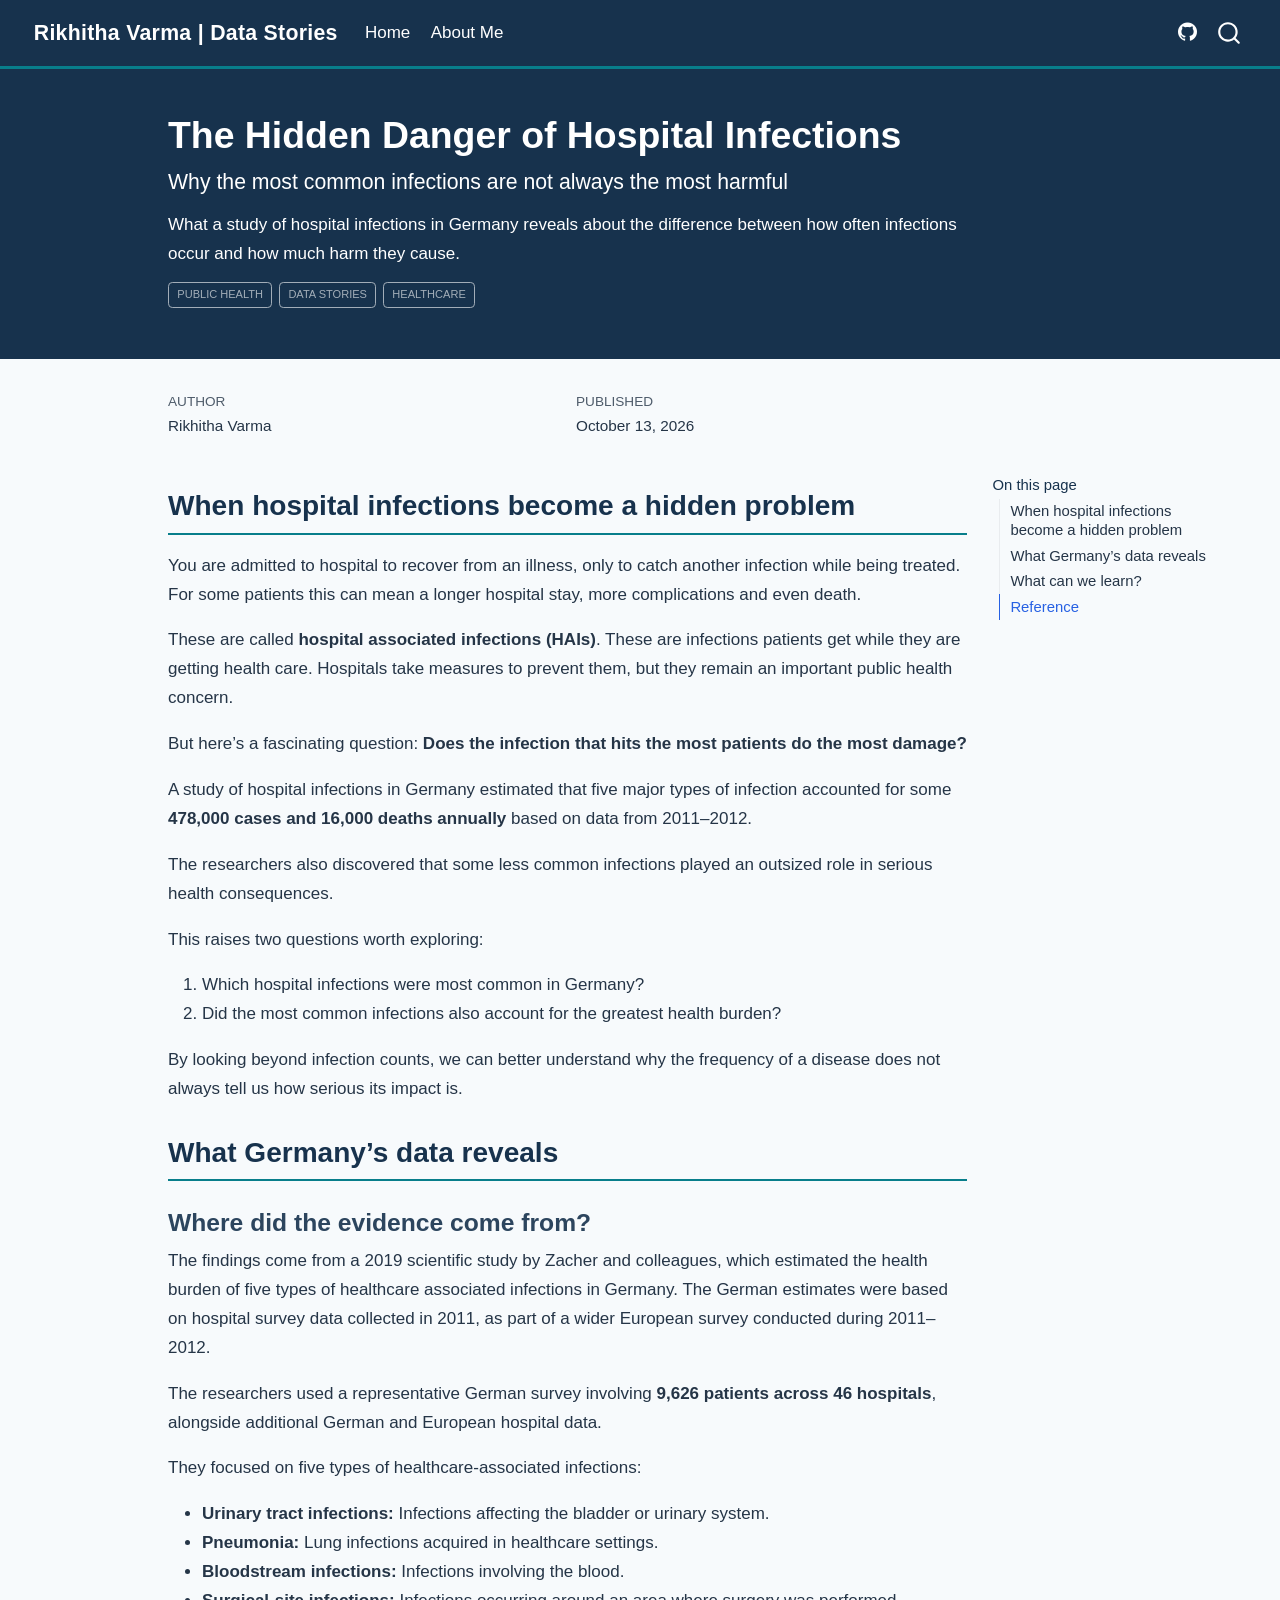
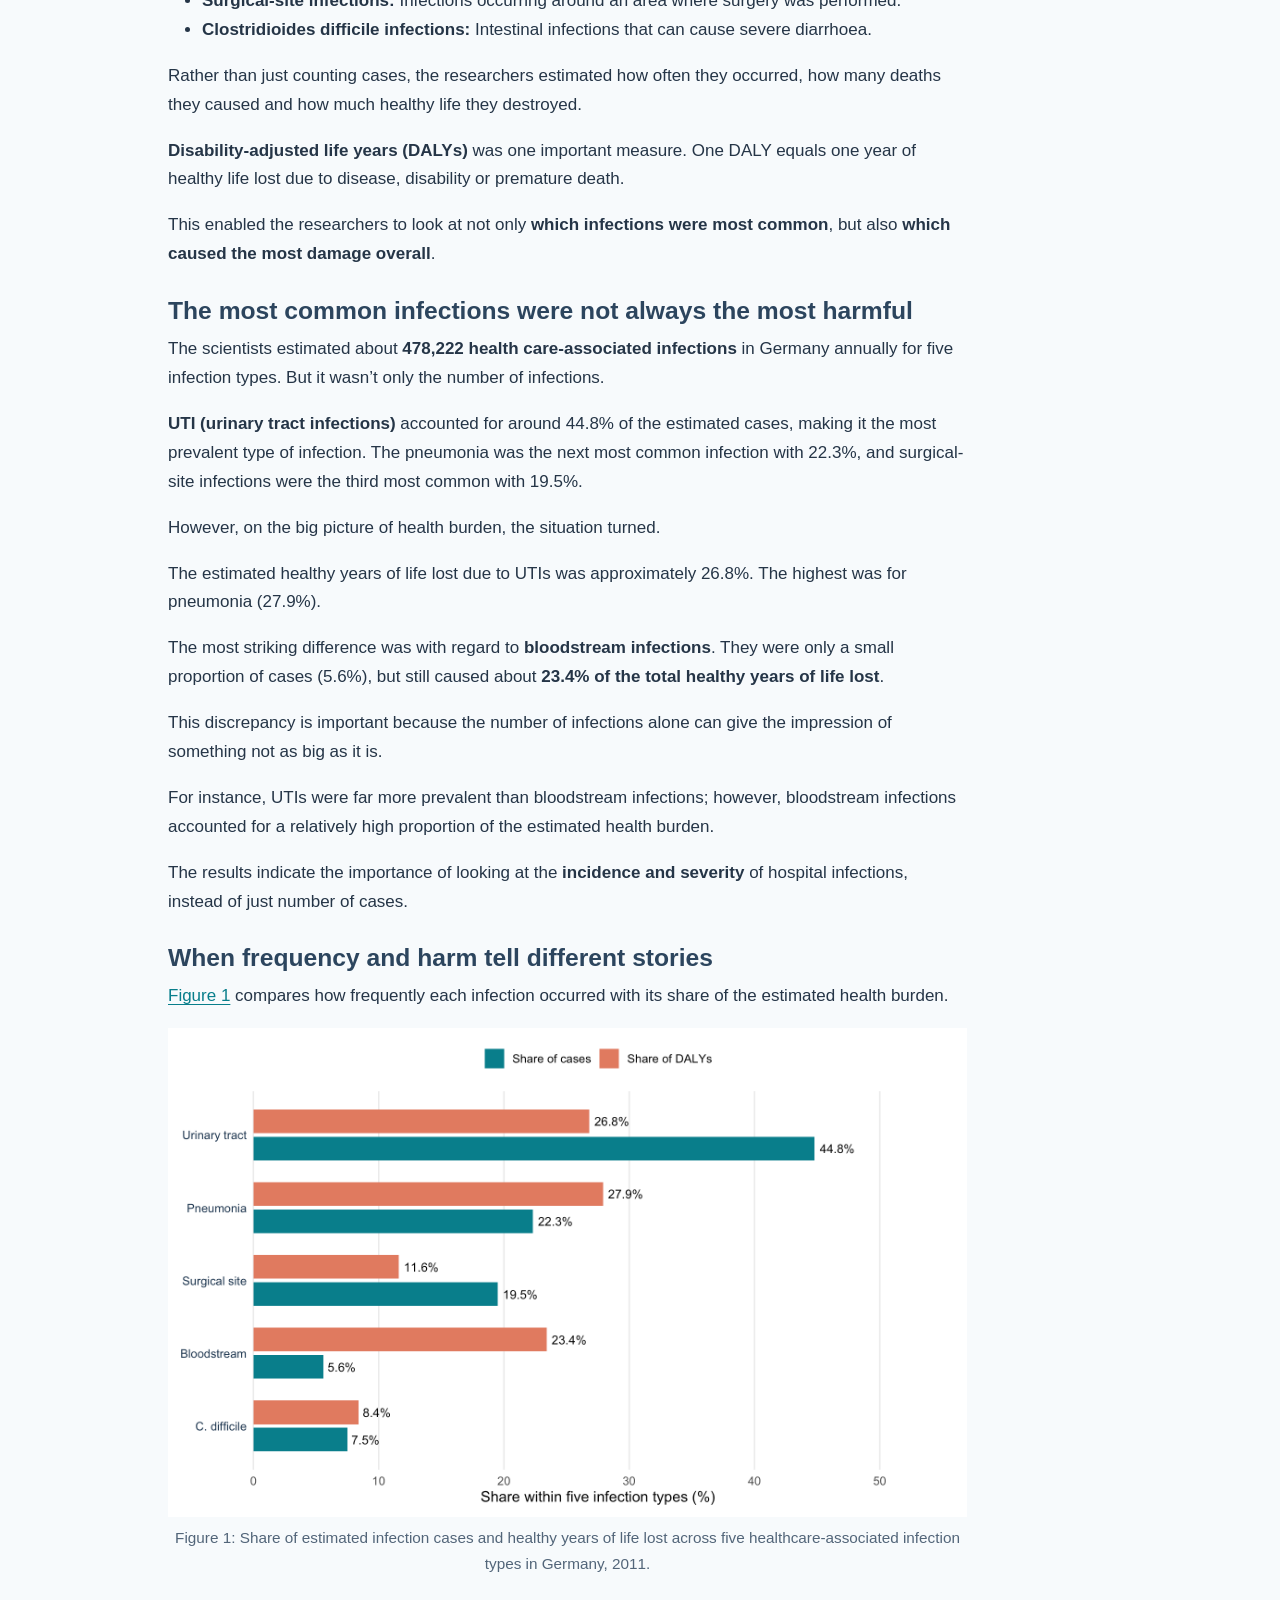
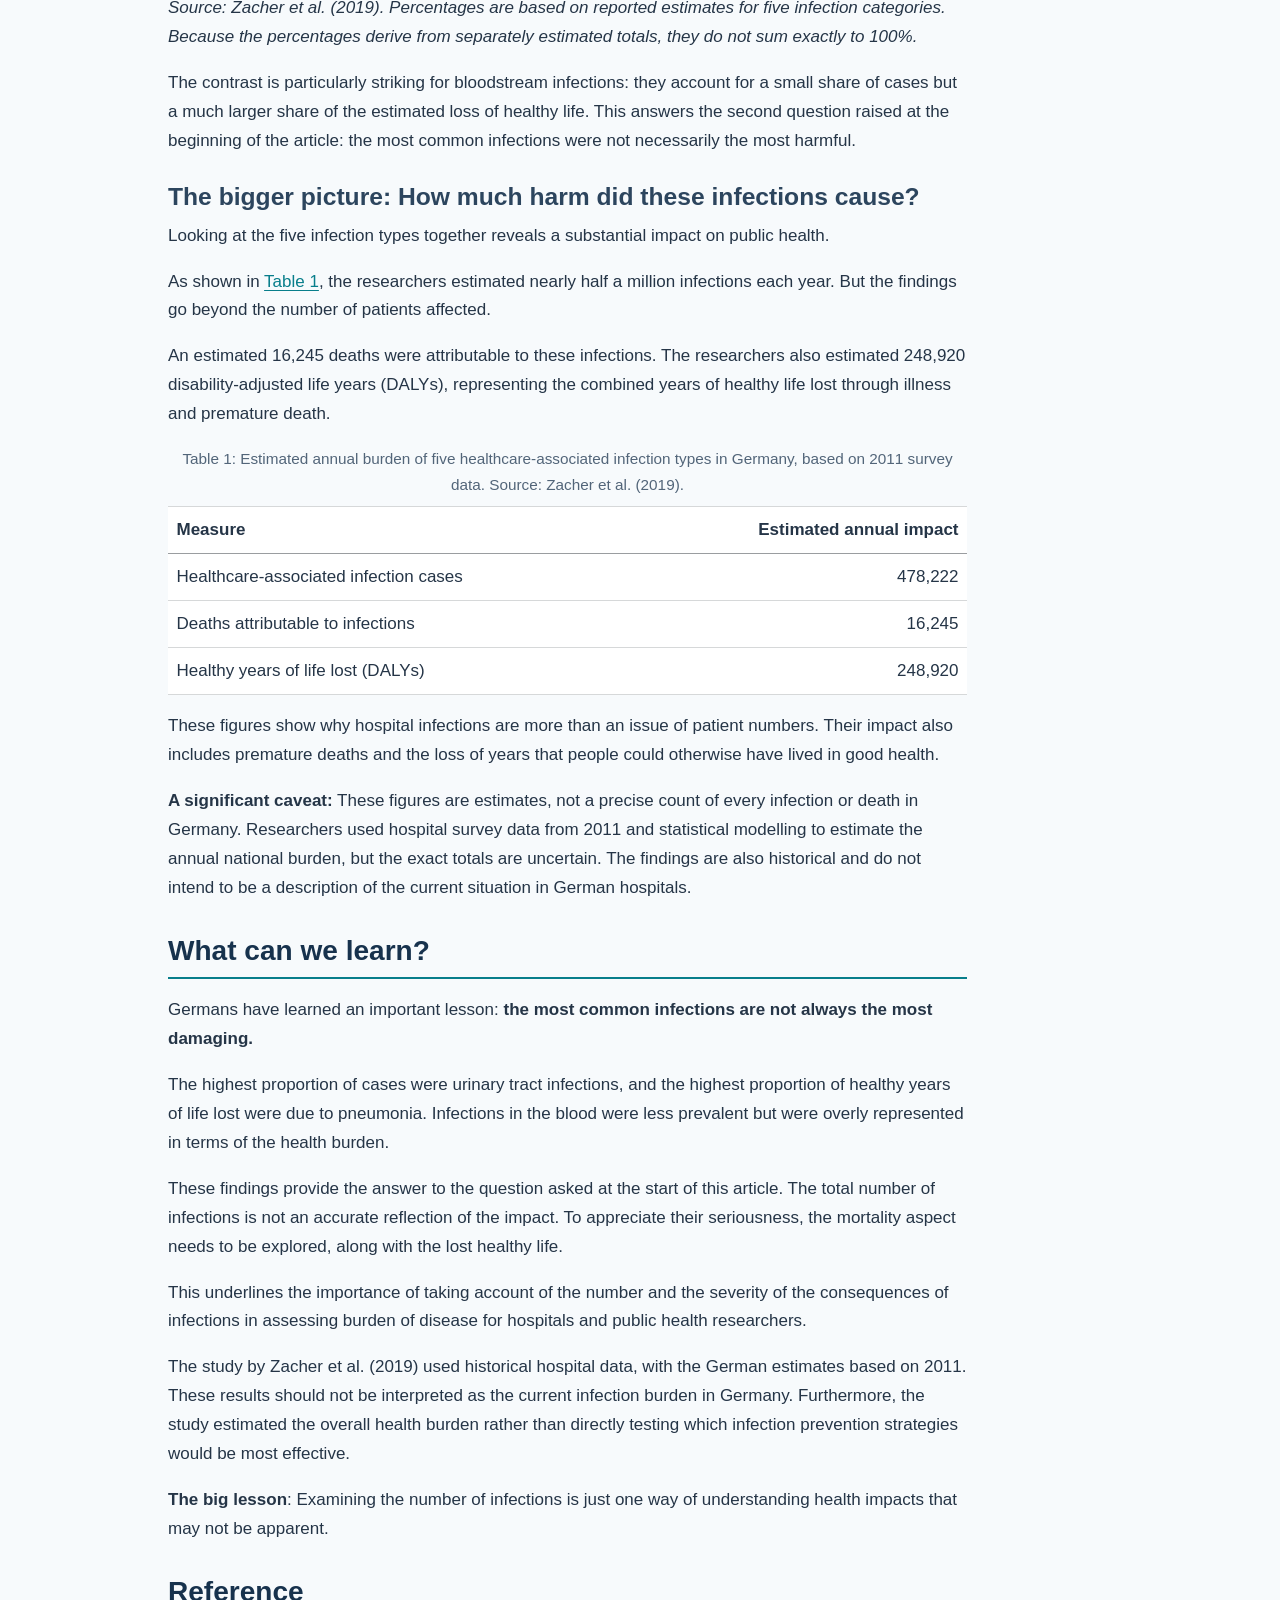
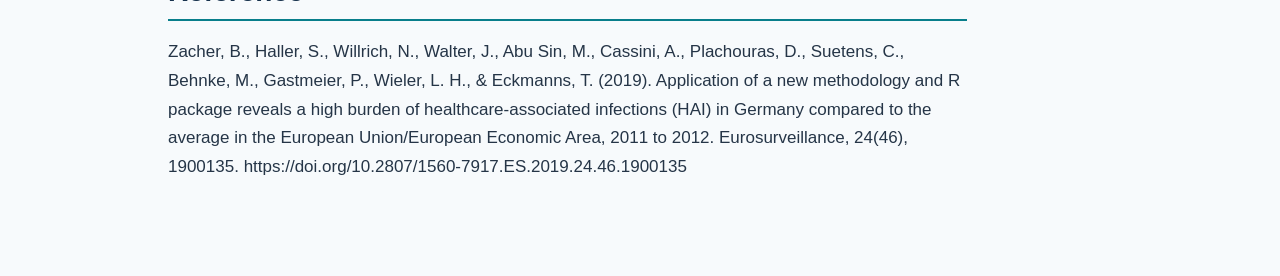
<file: docs/posts/hospital-infections-germany/index.html>
<!DOCTYPE html>
<html xmlns="http://www.w3.org/1999/xhtml" lang="en" xml:lang="en"><head>

<meta charset="utf-8">
<meta name="generator" content="quarto-1.8.25">

<meta name="viewport" content="width=device-width, initial-scale=1.0, user-scalable=yes">

<meta name="author" content="Rikhitha Varma">
<meta name="dcterms.date" content="2026-10-13">
<meta name="description" content="What a study of hospital infections in Germany reveals about the difference between how often infections occur and how much harm they cause.">

<title>The Hidden Danger of Hospital Infections – Rikhitha Varma | Data Stories</title>
<style>
code{white-space: pre-wrap;}
span.smallcaps{font-variant: small-caps;}
div.columns{display: flex; gap: min(4vw, 1.5em);}
div.column{flex: auto; overflow-x: auto;}
div.hanging-indent{margin-left: 1.5em; text-indent: -1.5em;}
ul.task-list{list-style: none;}
ul.task-list li input[type="checkbox"] {
  width: 0.8em;
  margin: 0 0.8em 0.2em -1em; /* quarto-specific, see https://github.com/quarto-dev/quarto-cli/issues/4556 */ 
  vertical-align: middle;
}
</style>


<script src="../../site_libs/quarto-nav/quarto-nav.js"></script>
<script src="../../site_libs/quarto-nav/headroom.min.js"></script>
<script src="../../site_libs/clipboard/clipboard.min.js"></script>
<script src="../../site_libs/quarto-search/autocomplete.umd.js"></script>
<script src="../../site_libs/quarto-search/fuse.min.js"></script>
<script src="../../site_libs/quarto-search/quarto-search.js"></script>
<meta name="quarto:offset" content="../../">
<script src="../../site_libs/quarto-html/quarto.js" type="module"></script>
<script src="../../site_libs/quarto-html/tabsets/tabsets.js" type="module"></script>
<script src="../../site_libs/quarto-html/axe/axe-check.js" type="module"></script>
<script src="../../site_libs/quarto-html/popper.min.js"></script>
<script src="../../site_libs/quarto-html/tippy.umd.min.js"></script>
<script src="../../site_libs/quarto-html/anchor.min.js"></script>
<link href="../../site_libs/quarto-html/tippy.css" rel="stylesheet">
<link href="../../site_libs/quarto-html/quarto-syntax-highlighting-7b89279ff1a6dce999919e0e67d4d9ec.css" rel="stylesheet" id="quarto-text-highlighting-styles">
<script src="../../site_libs/bootstrap/bootstrap.min.js"></script>
<link href="../../site_libs/bootstrap/bootstrap-icons.css" rel="stylesheet">
<link href="../../site_libs/bootstrap/bootstrap-deb6647ee54dfad544b37268c4c6f17d.min.css" rel="stylesheet" append-hash="true" id="quarto-bootstrap" data-mode="light">
<script id="quarto-search-options" type="application/json">{
  "location": "navbar",
  "copy-button": false,
  "collapse-after": 3,
  "panel-placement": "end",
  "type": "overlay",
  "limit": 50,
  "keyboard-shortcut": [
    "f",
    "/",
    "s"
  ],
  "show-item-context": false,
  "language": {
    "search-no-results-text": "No results",
    "search-matching-documents-text": "matching documents",
    "search-copy-link-title": "Copy link to search",
    "search-hide-matches-text": "Hide additional matches",
    "search-more-match-text": "more match in this document",
    "search-more-matches-text": "more matches in this document",
    "search-clear-button-title": "Clear",
    "search-text-placeholder": "",
    "search-detached-cancel-button-title": "Cancel",
    "search-submit-button-title": "Submit",
    "search-label": "Search"
  }
}</script>


<link rel="stylesheet" href="../../styles.css">
</head>

<body class="nav-fixed quarto-light">

<div id="quarto-search-results"></div>
  <header id="quarto-header" class="headroom fixed-top quarto-banner">
    <nav class="navbar navbar-expand-lg " data-bs-theme="dark">
      <div class="navbar-container container-fluid">
      <div class="navbar-brand-container mx-auto">
    <a href="../../index.html" class="navbar-brand navbar-brand-logo">
    </a>
    <a class="navbar-brand" href="../../index.html">
    <span class="navbar-title">Rikhitha Varma | Data Stories</span>
    </a>
  </div>
            <div id="quarto-search" class="" title="Search"></div>
          <button class="navbar-toggler" type="button" data-bs-toggle="collapse" data-bs-target="#navbarCollapse" aria-controls="navbarCollapse" role="menu" aria-expanded="false" aria-label="Toggle navigation" onclick="if (window.quartoToggleHeadroom) { window.quartoToggleHeadroom(); }">
  <span class="navbar-toggler-icon"></span>
</button>
          <div class="collapse navbar-collapse" id="navbarCollapse">
            <ul class="navbar-nav navbar-nav-scroll me-auto">
  <li class="nav-item">
    <a class="nav-link" href="../../index.html"> 
<span class="menu-text">Home</span></a>
  </li>  
  <li class="nav-item">
    <a class="nav-link" href="../../about.html"> 
<span class="menu-text">About Me</span></a>
  </li>  
</ul>
            <ul class="navbar-nav navbar-nav-scroll ms-auto">
  <li class="nav-item compact">
    <a class="nav-link" href="https://github.com/RikhithaVarma"> <i class="bi bi-github" role="img" aria-label="My GitHub Profile">
</i> 
<span class="menu-text"></span></a>
  </li>  
</ul>
          </div> <!-- /navcollapse -->
            <div class="quarto-navbar-tools">
</div>
      </div> <!-- /container-fluid -->
    </nav>
</header>
<!-- content -->
<header id="title-block-header" class="quarto-title-block default page-columns page-full">
  <div class="quarto-title-banner page-columns page-full">
    <div class="quarto-title column-body">
      <h1 class="title">The Hidden Danger of Hospital Infections</h1>
            <p class="subtitle lead">Why the most common infections are not always the most harmful</p>
                  <div>
        <div class="description">
          What a study of hospital infections in Germany reveals about the difference between how often infections occur and how much harm they cause.
        </div>
      </div>
                          <div class="quarto-categories">
                <div class="quarto-category">public health</div>
                <div class="quarto-category">data stories</div>
                <div class="quarto-category">healthcare</div>
              </div>
                  </div>
  </div>
    
  
  <div class="quarto-title-meta">

      <div>
      <div class="quarto-title-meta-heading">Author</div>
      <div class="quarto-title-meta-contents">
               <p>Rikhitha Varma </p>
            </div>
    </div>
      
      <div>
      <div class="quarto-title-meta-heading">Published</div>
      <div class="quarto-title-meta-contents">
        <p class="date">October 13, 2026</p>
      </div>
    </div>
    
      
    </div>
    
  
  </header><div id="quarto-content" class="quarto-container page-columns page-rows-contents page-layout-article page-navbar">
<!-- sidebar -->
<!-- margin-sidebar -->
    <div id="quarto-margin-sidebar" class="sidebar margin-sidebar">
        <nav id="TOC" role="doc-toc" class="toc-active">
    <h2 id="toc-title">On this page</h2>
   
  <ul>
  <li><a href="#when-hospital-infections-become-a-hidden-problem" id="toc-when-hospital-infections-become-a-hidden-problem" class="nav-link active" data-scroll-target="#when-hospital-infections-become-a-hidden-problem">When hospital infections become a hidden problem</a></li>
  <li><a href="#what-germanys-data-reveals" id="toc-what-germanys-data-reveals" class="nav-link" data-scroll-target="#what-germanys-data-reveals">What Germany’s data reveals</a>
  <ul class="collapse">
  <li><a href="#where-did-the-evidence-come-from" id="toc-where-did-the-evidence-come-from" class="nav-link" data-scroll-target="#where-did-the-evidence-come-from">Where did the evidence come from?</a></li>
  <li><a href="#the-most-common-infections-were-not-always-the-most-harmful" id="toc-the-most-common-infections-were-not-always-the-most-harmful" class="nav-link" data-scroll-target="#the-most-common-infections-were-not-always-the-most-harmful">The most common infections were not always the most harmful</a></li>
  <li><a href="#when-frequency-and-harm-tell-different-stories" id="toc-when-frequency-and-harm-tell-different-stories" class="nav-link" data-scroll-target="#when-frequency-and-harm-tell-different-stories">When frequency and harm tell different stories</a></li>
  <li><a href="#the-bigger-picture-how-much-harm-did-these-infections-cause" id="toc-the-bigger-picture-how-much-harm-did-these-infections-cause" class="nav-link" data-scroll-target="#the-bigger-picture-how-much-harm-did-these-infections-cause">The bigger picture: How much harm did these infections cause?</a></li>
  </ul></li>
  <li><a href="#what-can-we-learn" id="toc-what-can-we-learn" class="nav-link" data-scroll-target="#what-can-we-learn">What can we learn?</a></li>
  <li><a href="#reference" id="toc-reference" class="nav-link" data-scroll-target="#reference">Reference</a></li>
  </ul>
</nav>
    </div>
<!-- main -->
<main class="content quarto-banner-title-block" id="quarto-document-content">





<section id="when-hospital-infections-become-a-hidden-problem" class="level2">
<h2 class="anchored" data-anchor-id="when-hospital-infections-become-a-hidden-problem">When hospital infections become a hidden problem</h2>
<p>You are admitted to hospital to recover from an illness, only to catch another infection while being treated. For some patients this can mean a longer hospital stay, more complications and even death.</p>
<p>These are called <strong>hospital associated&nbsp;infections (HAIs)</strong>. These are infections patients get while they are getting health care. Hospitals take measures to prevent them, but they remain an important public health concern.</p>
<p>But here’s a fascinating question: <strong>Does the infection that hits the most patients do the most damage?</strong></p>
<p>A study of hospital infections in Germany estimated that five major types of infection accounted for some <strong>478,000 cases and 16,000 deaths annually</strong> based on data from 2011–2012.</p>
<p>The researchers also discovered that some less common infections played an outsized role in serious health consequences.</p>
<p>This raises two questions worth exploring:</p>
<ol type="1">
<li>Which hospital infections were most common in Germany?</li>
<li>Did the most common infections also account for the greatest health burden?</li>
</ol>
<p>By looking beyond infection counts, we can better understand why the frequency of a disease does not always tell us how serious its impact is.</p>
</section>
<section id="what-germanys-data-reveals" class="level2">
<h2 class="anchored" data-anchor-id="what-germanys-data-reveals">What Germany’s data reveals</h2>
<section id="where-did-the-evidence-come-from" class="level3">
<h3 class="anchored" data-anchor-id="where-did-the-evidence-come-from">Where did the evidence come from?</h3>
<p>The findings come from a 2019 scientific study by Zacher and colleagues, which estimated the health burden of five types of healthcare associated infections in Germany. The German estimates were based on hospital survey data collected in 2011, as part of a wider European survey conducted during 2011–2012.</p>
<p>The researchers used a representative German survey involving <strong>9,626 patients across 46 hospitals</strong>, alongside additional German and European hospital data.</p>
<p>They focused on five types of healthcare-associated infections:</p>
<ul>
<li><strong>Urinary tract infections:</strong> Infections affecting the bladder or urinary system.</li>
<li><strong>Pneumonia:</strong> Lung infections acquired in healthcare settings.</li>
<li><strong>Bloodstream infections:</strong> Infections involving the blood.</li>
<li><strong>Surgical-site infections:</strong> Infections occurring around an area where surgery was performed.</li>
<li><strong>Clostridioides difficile infections:</strong> Intestinal infections that can cause severe diarrhoea.</li>
</ul>
<p>Rather than just counting cases, the researchers estimated how often they occurred, how many deaths they caused and how much healthy life they destroyed.</p>
<p><strong>Disability-adjusted life years (DALYs)</strong> was one important measure. One DALY equals one year of healthy life lost due to disease, disability or premature death.</p>
<p>This enabled the researchers to look at not only <strong>which infections were most common</strong>, but also <strong>which caused the most damage overall</strong>.</p>
</section>
<section id="the-most-common-infections-were-not-always-the-most-harmful" class="level3">
<h3 class="anchored" data-anchor-id="the-most-common-infections-were-not-always-the-most-harmful">The most common infections were not always the most harmful</h3>
<p>The scientists estimated about <strong>478,222 health care-associated infections</strong> in Germany annually for five infection types. But it wasn’t only the number of infections.</p>
<p><strong>UTI (urinary tract infections)</strong> accounted for around 44.8% of the estimated cases, making it the most prevalent type of infection. The pneumonia was the next most common infection with 22.3%, and surgical-site infections were the third most common with 19.5%.</p>
<p>However, on the big picture of health burden, the situation turned.</p>
<p>The estimated healthy years of life lost due to UTIs was approximately 26.8%. The highest was for pneumonia (27.9%).</p>
<p>The most striking difference was with regard to <strong>bloodstream infections</strong>. They were only a small proportion of cases (5.6%), but still caused about <strong>23.4% of the total healthy years of life lost</strong>.</p>
<p>This discrepancy is important because the number of infections alone can give the impression of something not as big as it is.</p>
<p>For instance, UTIs were far more prevalent than bloodstream infections; however, bloodstream infections accounted for a relatively high proportion of the estimated health burden.</p>
<p>The results indicate the importance of looking at the <strong>incidence and severity</strong> of hospital infections, instead of just number of cases.</p>
</section>
<section id="when-frequency-and-harm-tell-different-stories" class="level3">
<h3 class="anchored" data-anchor-id="when-frequency-and-harm-tell-different-stories">When frequency and harm tell different stories</h3>
<p><a href="#fig-infection-burden" class="quarto-xref">Figure&nbsp;1</a> compares how frequently each infection occurred with its share of the estimated health burden.</p>
<div class="cell">
<div class="cell-output-display">
<div id="fig-infection-burden" class="quarto-float quarto-figure quarto-figure-center anchored">
<figure class="quarto-float quarto-float-fig figure">
<div aria-describedby="fig-infection-burden-caption-0ceaefa1-69ba-4598-a22c-09a6ac19f8ca">
<img src="index_files/figure-html/fig-infection-burden-1.png" class="img-fluid figure-img" width="864">
</div>
<figcaption class="quarto-float-caption-bottom quarto-float-caption quarto-float-fig" id="fig-infection-burden-caption-0ceaefa1-69ba-4598-a22c-09a6ac19f8ca">
Figure&nbsp;1: Share of estimated infection cases and healthy years of life lost across five healthcare-associated infection types in Germany, 2011.
</figcaption>
</figure>
</div>
</div>
</div>
<p><em>Source: Zacher et al.&nbsp;(2019). Percentages are based on reported estimates for five infection categories. Because the percentages derive from separately estimated totals, they do not sum exactly to 100%.</em></p>
<p>The contrast is particularly striking for bloodstream infections: they account for a small share of cases but a much larger share of the estimated loss of healthy life. This answers the second question raised at the beginning of the article: the most common infections were not necessarily the most harmful.</p>
</section>
<section id="the-bigger-picture-how-much-harm-did-these-infections-cause" class="level3">
<h3 class="anchored" data-anchor-id="the-bigger-picture-how-much-harm-did-these-infections-cause">The bigger picture: How much harm did these infections cause?</h3>
<p>Looking at the five infection types together reveals a substantial impact on public health.</p>
<p>As shown in <a href="#tbl-infection-impact" class="quarto-xref">Table&nbsp;1</a>, the researchers estimated nearly half a million infections each year. But the findings go beyond the number of patients affected.</p>
<p>An estimated 16,245 deaths were attributable to these infections. The researchers also estimated 248,920 disability-adjusted life years (DALYs), representing the combined years of healthy life lost through illness and premature death.</p>
<div id="tbl-infection-impact" class="quarto-float quarto-figure quarto-figure-center anchored">
<figure class="quarto-float quarto-float-tbl figure">
<figcaption class="quarto-float-caption-top quarto-float-caption quarto-float-tbl" id="tbl-infection-impact-caption-0ceaefa1-69ba-4598-a22c-09a6ac19f8ca">
Table&nbsp;1: Estimated annual burden of five healthcare-associated infection types in Germany, based on 2011 survey data. Source: Zacher et al.&nbsp;(2019).
</figcaption>
<div aria-describedby="tbl-infection-impact-caption-0ceaefa1-69ba-4598-a22c-09a6ac19f8ca">
<table class="caption-top table">
<thead>
<tr class="header">
<th style="text-align: left;">Measure</th>
<th style="text-align: right;">Estimated annual impact</th>
</tr>
</thead>
<tbody>
<tr class="odd">
<td style="text-align: left;">Healthcare-associated infection cases</td>
<td style="text-align: right;">478,222</td>
</tr>
<tr class="even">
<td style="text-align: left;">Deaths attributable to infections</td>
<td style="text-align: right;">16,245</td>
</tr>
<tr class="odd">
<td style="text-align: left;">Healthy years of life lost (DALYs)</td>
<td style="text-align: right;">248,920</td>
</tr>
</tbody>
</table>
</div>
</figure>
</div>
<p>These figures show why hospital infections are more than an issue of patient numbers. Their impact also includes premature deaths and the loss of years that people could otherwise have lived in good health.</p>
<p><strong>A significant caveat:</strong> These figures are estimates, not a precise count of every infection or death in Germany. Researchers used hospital survey data from 2011 and statistical modelling to estimate the annual national burden, but the exact totals are uncertain. The findings are also historical and do not intend to be a description of the current situation in German hospitals.</p>
</section>
</section>
<section id="what-can-we-learn" class="level2">
<h2 class="anchored" data-anchor-id="what-can-we-learn">What can we learn?</h2>
<p>Germans have learned an important lesson: <strong>the most common infections are not always the most damaging.</strong></p>
<p>The highest proportion of cases were urinary tract infections, and the highest proportion of healthy years of life lost were due to pneumonia. Infections in the blood were less prevalent but were overly represented in terms of the health burden.</p>
<p>These findings provide the answer to the question asked at the start of this article. The total number of infections is not an accurate reflection of the impact. To appreciate their seriousness, the mortality aspect needs to be explored, along with the lost healthy life.</p>
<p>This underlines the importance of taking account of the number and the severity of the consequences of infections in assessing burden of disease for hospitals and public health researchers.</p>
<p>The study by Zacher et al.&nbsp;(2019) used historical hospital data, with the German estimates based on 2011. These results should not be interpreted as the current infection burden in Germany. Furthermore, the study estimated the overall health burden rather than directly testing which infection prevention strategies would be most effective.</p>
<p><strong>The big lesson</strong>: Examining the number of infections is just one way of understanding health impacts that may not be apparent.</p>
</section>
<section id="reference" class="level2">
<h2 class="anchored" data-anchor-id="reference">Reference</h2>
<p>Zacher, B., Haller, S., Willrich, N., Walter, J., Abu Sin, M., Cassini, A., Plachouras, D., Suetens, C., Behnke, M., Gastmeier, P., Wieler, L. H., &amp; Eckmanns, T. (2019). Application of a new methodology and R package reveals a high burden of healthcare-associated infections (HAI) in Germany compared to the average in the European Union/European Economic Area, 2011 to 2012. Eurosurveillance, 24(46), 1900135. https://doi.org/10.2807/1560-7917.ES.2019.24.46.1900135</p>


</section>

</main> <!-- /main -->
<script id="quarto-html-after-body" type="application/javascript">
  window.document.addEventListener("DOMContentLoaded", function (event) {
    const icon = "";
    const anchorJS = new window.AnchorJS();
    anchorJS.options = {
      placement: 'right',
      icon: icon
    };
    anchorJS.add('.anchored');
    const isCodeAnnotation = (el) => {
      for (const clz of el.classList) {
        if (clz.startsWith('code-annotation-')) {                     
          return true;
        }
      }
      return false;
    }
    const onCopySuccess = function(e) {
      // button target
      const button = e.trigger;
      // don't keep focus
      button.blur();
      // flash "checked"
      button.classList.add('code-copy-button-checked');
      var currentTitle = button.getAttribute("title");
      button.setAttribute("title", "Copied!");
      let tooltip;
      if (window.bootstrap) {
        button.setAttribute("data-bs-toggle", "tooltip");
        button.setAttribute("data-bs-placement", "left");
        button.setAttribute("data-bs-title", "Copied!");
        tooltip = new bootstrap.Tooltip(button, 
          { trigger: "manual", 
            customClass: "code-copy-button-tooltip",
            offset: [0, -8]});
        tooltip.show();    
      }
      setTimeout(function() {
        if (tooltip) {
          tooltip.hide();
          button.removeAttribute("data-bs-title");
          button.removeAttribute("data-bs-toggle");
          button.removeAttribute("data-bs-placement");
        }
        button.setAttribute("title", currentTitle);
        button.classList.remove('code-copy-button-checked');
      }, 1000);
      // clear code selection
      e.clearSelection();
    }
    const getTextToCopy = function(trigger) {
      const outerScaffold = trigger.parentElement.cloneNode(true);
      const codeEl = outerScaffold.querySelector('code');
      for (const childEl of codeEl.children) {
        if (isCodeAnnotation(childEl)) {
          childEl.remove();
        }
      }
      return codeEl.innerText;
    }
    const clipboard = new window.ClipboardJS('.code-copy-button:not([data-in-quarto-modal])', {
      text: getTextToCopy
    });
    clipboard.on('success', onCopySuccess);
    if (window.document.getElementById('quarto-embedded-source-code-modal')) {
      const clipboardModal = new window.ClipboardJS('.code-copy-button[data-in-quarto-modal]', {
        text: getTextToCopy,
        container: window.document.getElementById('quarto-embedded-source-code-modal')
      });
      clipboardModal.on('success', onCopySuccess);
    }
      var localhostRegex = new RegExp(/^(?:http|https):\/\/localhost\:?[0-9]*\//);
      var mailtoRegex = new RegExp(/^mailto:/);
        var filterRegex = new RegExp('/' + window.location.host + '/');
      var isInternal = (href) => {
          return filterRegex.test(href) || localhostRegex.test(href) || mailtoRegex.test(href);
      }
      // Inspect non-navigation links and adorn them if external
     var links = window.document.querySelectorAll('a[href]:not(.nav-link):not(.navbar-brand):not(.toc-action):not(.sidebar-link):not(.sidebar-item-toggle):not(.pagination-link):not(.no-external):not([aria-hidden]):not(.dropdown-item):not(.quarto-navigation-tool):not(.about-link)');
      for (var i=0; i<links.length; i++) {
        const link = links[i];
        if (!isInternal(link.href)) {
          // undo the damage that might have been done by quarto-nav.js in the case of
          // links that we want to consider external
          if (link.dataset.originalHref !== undefined) {
            link.href = link.dataset.originalHref;
          }
        }
      }
    function tippyHover(el, contentFn, onTriggerFn, onUntriggerFn) {
      const config = {
        allowHTML: true,
        maxWidth: 500,
        delay: 100,
        arrow: false,
        appendTo: function(el) {
            return el.parentElement;
        },
        interactive: true,
        interactiveBorder: 10,
        theme: 'quarto',
        placement: 'bottom-start',
      };
      if (contentFn) {
        config.content = contentFn;
      }
      if (onTriggerFn) {
        config.onTrigger = onTriggerFn;
      }
      if (onUntriggerFn) {
        config.onUntrigger = onUntriggerFn;
      }
      window.tippy(el, config); 
    }
    const noterefs = window.document.querySelectorAll('a[role="doc-noteref"]');
    for (var i=0; i<noterefs.length; i++) {
      const ref = noterefs[i];
      tippyHover(ref, function() {
        // use id or data attribute instead here
        let href = ref.getAttribute('data-footnote-href') || ref.getAttribute('href');
        try { href = new URL(href).hash; } catch {}
        const id = href.replace(/^#\/?/, "");
        const note = window.document.getElementById(id);
        if (note) {
          return note.innerHTML;
        } else {
          return "";
        }
      });
    }
    const xrefs = window.document.querySelectorAll('a.quarto-xref');
    const processXRef = (id, note) => {
      // Strip column container classes
      const stripColumnClz = (el) => {
        el.classList.remove("page-full", "page-columns");
        if (el.children) {
          for (const child of el.children) {
            stripColumnClz(child);
          }
        }
      }
      stripColumnClz(note)
      if (id === null || id.startsWith('sec-')) {
        // Special case sections, only their first couple elements
        const container = document.createElement("div");
        if (note.children && note.children.length > 2) {
          container.appendChild(note.children[0].cloneNode(true));
          for (let i = 1; i < note.children.length; i++) {
            const child = note.children[i];
            if (child.tagName === "P" && child.innerText === "") {
              continue;
            } else {
              container.appendChild(child.cloneNode(true));
              break;
            }
          }
          if (window.Quarto?.typesetMath) {
            window.Quarto.typesetMath(container);
          }
          return container.innerHTML
        } else {
          if (window.Quarto?.typesetMath) {
            window.Quarto.typesetMath(note);
          }
          return note.innerHTML;
        }
      } else {
        // Remove any anchor links if they are present
        const anchorLink = note.querySelector('a.anchorjs-link');
        if (anchorLink) {
          anchorLink.remove();
        }
        if (window.Quarto?.typesetMath) {
          window.Quarto.typesetMath(note);
        }
        if (note.classList.contains("callout")) {
          return note.outerHTML;
        } else {
          return note.innerHTML;
        }
      }
    }
    for (var i=0; i<xrefs.length; i++) {
      const xref = xrefs[i];
      tippyHover(xref, undefined, function(instance) {
        instance.disable();
        let url = xref.getAttribute('href');
        let hash = undefined; 
        if (url.startsWith('#')) {
          hash = url;
        } else {
          try { hash = new URL(url).hash; } catch {}
        }
        if (hash) {
          const id = hash.replace(/^#\/?/, "");
          const note = window.document.getElementById(id);
          if (note !== null) {
            try {
              const html = processXRef(id, note.cloneNode(true));
              instance.setContent(html);
            } finally {
              instance.enable();
              instance.show();
            }
          } else {
            // See if we can fetch this
            fetch(url.split('#')[0])
            .then(res => res.text())
            .then(html => {
              const parser = new DOMParser();
              const htmlDoc = parser.parseFromString(html, "text/html");
              const note = htmlDoc.getElementById(id);
              if (note !== null) {
                const html = processXRef(id, note);
                instance.setContent(html);
              } 
            }).finally(() => {
              instance.enable();
              instance.show();
            });
          }
        } else {
          // See if we can fetch a full url (with no hash to target)
          // This is a special case and we should probably do some content thinning / targeting
          fetch(url)
          .then(res => res.text())
          .then(html => {
            const parser = new DOMParser();
            const htmlDoc = parser.parseFromString(html, "text/html");
            const note = htmlDoc.querySelector('main.content');
            if (note !== null) {
              // This should only happen for chapter cross references
              // (since there is no id in the URL)
              // remove the first header
              if (note.children.length > 0 && note.children[0].tagName === "HEADER") {
                note.children[0].remove();
              }
              const html = processXRef(null, note);
              instance.setContent(html);
            } 
          }).finally(() => {
            instance.enable();
            instance.show();
          });
        }
      }, function(instance) {
      });
    }
        let selectedAnnoteEl;
        const selectorForAnnotation = ( cell, annotation) => {
          let cellAttr = 'data-code-cell="' + cell + '"';
          let lineAttr = 'data-code-annotation="' +  annotation + '"';
          const selector = 'span[' + cellAttr + '][' + lineAttr + ']';
          return selector;
        }
        const selectCodeLines = (annoteEl) => {
          const doc = window.document;
          const targetCell = annoteEl.getAttribute("data-target-cell");
          const targetAnnotation = annoteEl.getAttribute("data-target-annotation");
          const annoteSpan = window.document.querySelector(selectorForAnnotation(targetCell, targetAnnotation));
          const lines = annoteSpan.getAttribute("data-code-lines").split(",");
          const lineIds = lines.map((line) => {
            return targetCell + "-" + line;
          })
          let top = null;
          let height = null;
          let parent = null;
          if (lineIds.length > 0) {
              //compute the position of the single el (top and bottom and make a div)
              const el = window.document.getElementById(lineIds[0]);
              top = el.offsetTop;
              height = el.offsetHeight;
              parent = el.parentElement.parentElement;
            if (lineIds.length > 1) {
              const lastEl = window.document.getElementById(lineIds[lineIds.length - 1]);
              const bottom = lastEl.offsetTop + lastEl.offsetHeight;
              height = bottom - top;
            }
            if (top !== null && height !== null && parent !== null) {
              // cook up a div (if necessary) and position it 
              let div = window.document.getElementById("code-annotation-line-highlight");
              if (div === null) {
                div = window.document.createElement("div");
                div.setAttribute("id", "code-annotation-line-highlight");
                div.style.position = 'absolute';
                parent.appendChild(div);
              }
              div.style.top = top - 2 + "px";
              div.style.height = height + 4 + "px";
              div.style.left = 0;
              let gutterDiv = window.document.getElementById("code-annotation-line-highlight-gutter");
              if (gutterDiv === null) {
                gutterDiv = window.document.createElement("div");
                gutterDiv.setAttribute("id", "code-annotation-line-highlight-gutter");
                gutterDiv.style.position = 'absolute';
                const codeCell = window.document.getElementById(targetCell);
                const gutter = codeCell.querySelector('.code-annotation-gutter');
                gutter.appendChild(gutterDiv);
              }
              gutterDiv.style.top = top - 2 + "px";
              gutterDiv.style.height = height + 4 + "px";
            }
            selectedAnnoteEl = annoteEl;
          }
        };
        const unselectCodeLines = () => {
          const elementsIds = ["code-annotation-line-highlight", "code-annotation-line-highlight-gutter"];
          elementsIds.forEach((elId) => {
            const div = window.document.getElementById(elId);
            if (div) {
              div.remove();
            }
          });
          selectedAnnoteEl = undefined;
        };
          // Handle positioning of the toggle
      window.addEventListener(
        "resize",
        throttle(() => {
          elRect = undefined;
          if (selectedAnnoteEl) {
            selectCodeLines(selectedAnnoteEl);
          }
        }, 10)
      );
      function throttle(fn, ms) {
      let throttle = false;
      let timer;
        return (...args) => {
          if(!throttle) { // first call gets through
              fn.apply(this, args);
              throttle = true;
          } else { // all the others get throttled
              if(timer) clearTimeout(timer); // cancel #2
              timer = setTimeout(() => {
                fn.apply(this, args);
                timer = throttle = false;
              }, ms);
          }
        };
      }
        // Attach click handler to the DT
        const annoteDls = window.document.querySelectorAll('dt[data-target-cell]');
        for (const annoteDlNode of annoteDls) {
          annoteDlNode.addEventListener('click', (event) => {
            const clickedEl = event.target;
            if (clickedEl !== selectedAnnoteEl) {
              unselectCodeLines();
              const activeEl = window.document.querySelector('dt[data-target-cell].code-annotation-active');
              if (activeEl) {
                activeEl.classList.remove('code-annotation-active');
              }
              selectCodeLines(clickedEl);
              clickedEl.classList.add('code-annotation-active');
            } else {
              // Unselect the line
              unselectCodeLines();
              clickedEl.classList.remove('code-annotation-active');
            }
          });
        }
    const findCites = (el) => {
      const parentEl = el.parentElement;
      if (parentEl) {
        const cites = parentEl.dataset.cites;
        if (cites) {
          return {
            el,
            cites: cites.split(' ')
          };
        } else {
          return findCites(el.parentElement)
        }
      } else {
        return undefined;
      }
    };
    var bibliorefs = window.document.querySelectorAll('a[role="doc-biblioref"]');
    for (var i=0; i<bibliorefs.length; i++) {
      const ref = bibliorefs[i];
      const citeInfo = findCites(ref);
      if (citeInfo) {
        tippyHover(citeInfo.el, function() {
          var popup = window.document.createElement('div');
          citeInfo.cites.forEach(function(cite) {
            var citeDiv = window.document.createElement('div');
            citeDiv.classList.add('hanging-indent');
            citeDiv.classList.add('csl-entry');
            var biblioDiv = window.document.getElementById('ref-' + cite);
            if (biblioDiv) {
              citeDiv.innerHTML = biblioDiv.innerHTML;
            }
            popup.appendChild(citeDiv);
          });
          return popup.innerHTML;
        });
      }
    }
  });
  </script>
</div> <!-- /content -->




</body></html>
</file>
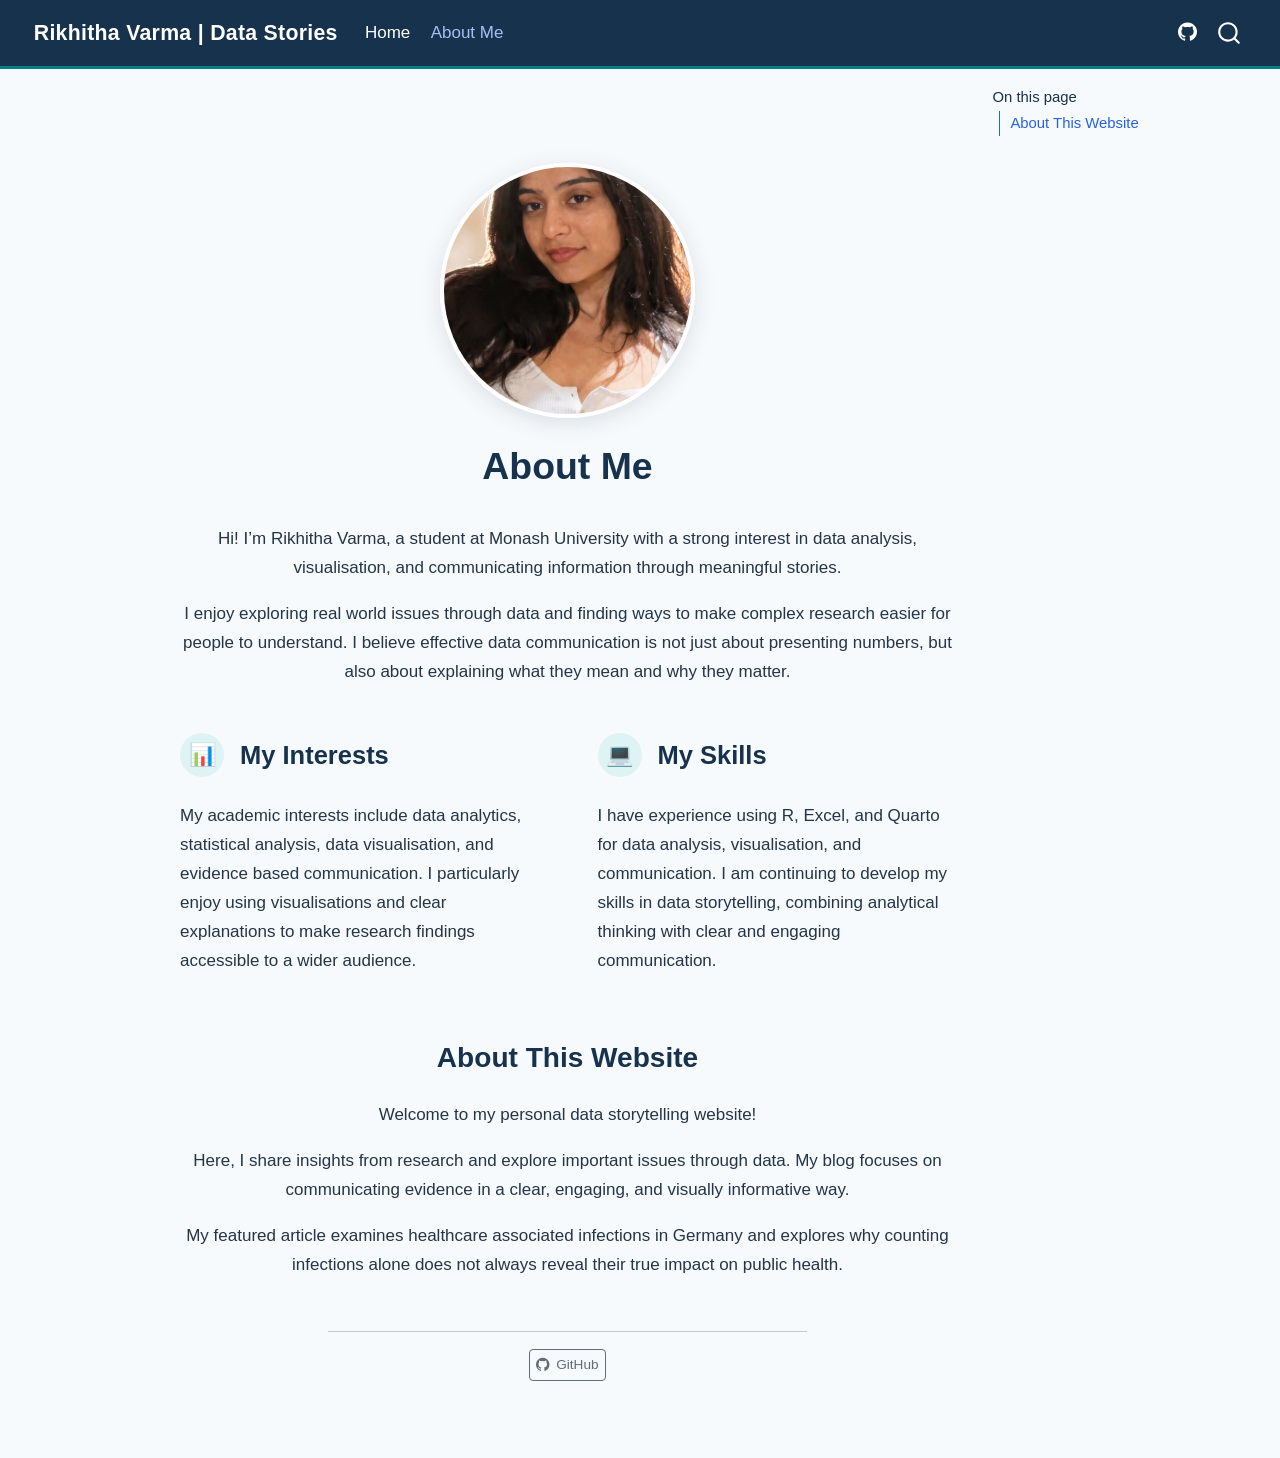
<file: docs/about.html>
<!DOCTYPE html>
<html xmlns="http://www.w3.org/1999/xhtml" lang="en" xml:lang="en"><head>

<meta charset="utf-8">
<meta name="generator" content="quarto-1.8.25">

<meta name="viewport" content="width=device-width, initial-scale=1.0, user-scalable=yes">


<title>About Me – Rikhitha Varma | Data Stories</title>
<style>
code{white-space: pre-wrap;}
span.smallcaps{font-variant: small-caps;}
div.columns{display: flex; gap: min(4vw, 1.5em);}
div.column{flex: auto; overflow-x: auto;}
div.hanging-indent{margin-left: 1.5em; text-indent: -1.5em;}
ul.task-list{list-style: none;}
ul.task-list li input[type="checkbox"] {
  width: 0.8em;
  margin: 0 0.8em 0.2em -1em; /* quarto-specific, see https://github.com/quarto-dev/quarto-cli/issues/4556 */ 
  vertical-align: middle;
}
</style>


<script src="site_libs/quarto-nav/quarto-nav.js"></script>
<script src="site_libs/quarto-nav/headroom.min.js"></script>
<script src="site_libs/clipboard/clipboard.min.js"></script>
<script src="site_libs/quarto-search/autocomplete.umd.js"></script>
<script src="site_libs/quarto-search/fuse.min.js"></script>
<script src="site_libs/quarto-search/quarto-search.js"></script>
<meta name="quarto:offset" content="./">
<script src="site_libs/quarto-html/quarto.js" type="module"></script>
<script src="site_libs/quarto-html/tabsets/tabsets.js" type="module"></script>
<script src="site_libs/quarto-html/axe/axe-check.js" type="module"></script>
<script src="site_libs/quarto-html/popper.min.js"></script>
<script src="site_libs/quarto-html/tippy.umd.min.js"></script>
<link href="site_libs/quarto-html/tippy.css" rel="stylesheet">
<link href="site_libs/quarto-html/quarto-syntax-highlighting-7b89279ff1a6dce999919e0e67d4d9ec.css" rel="stylesheet" id="quarto-text-highlighting-styles">
<script src="site_libs/bootstrap/bootstrap.min.js"></script>
<link href="site_libs/bootstrap/bootstrap-icons.css" rel="stylesheet">
<link href="site_libs/bootstrap/bootstrap-deb6647ee54dfad544b37268c4c6f17d.min.css" rel="stylesheet" append-hash="true" id="quarto-bootstrap" data-mode="light">
<script id="quarto-search-options" type="application/json">{
  "location": "navbar",
  "copy-button": false,
  "collapse-after": 3,
  "panel-placement": "end",
  "type": "overlay",
  "limit": 50,
  "keyboard-shortcut": [
    "f",
    "/",
    "s"
  ],
  "show-item-context": false,
  "language": {
    "search-no-results-text": "No results",
    "search-matching-documents-text": "matching documents",
    "search-copy-link-title": "Copy link to search",
    "search-hide-matches-text": "Hide additional matches",
    "search-more-match-text": "more match in this document",
    "search-more-matches-text": "more matches in this document",
    "search-clear-button-title": "Clear",
    "search-text-placeholder": "",
    "search-detached-cancel-button-title": "Cancel",
    "search-submit-button-title": "Submit",
    "search-label": "Search"
  }
}</script>


<link rel="stylesheet" href="styles.css">
</head>

<body class="nav-fixed quarto-light">

<div id="quarto-search-results"></div>
  <header id="quarto-header" class="headroom fixed-top">
    <nav class="navbar navbar-expand-lg " data-bs-theme="dark">
      <div class="navbar-container container-fluid">
      <div class="navbar-brand-container mx-auto">
    <a href="./index.html" class="navbar-brand navbar-brand-logo">
    </a>
    <a class="navbar-brand" href="./index.html">
    <span class="navbar-title">Rikhitha Varma | Data Stories</span>
    </a>
  </div>
            <div id="quarto-search" class="" title="Search"></div>
          <button class="navbar-toggler" type="button" data-bs-toggle="collapse" data-bs-target="#navbarCollapse" aria-controls="navbarCollapse" role="menu" aria-expanded="false" aria-label="Toggle navigation" onclick="if (window.quartoToggleHeadroom) { window.quartoToggleHeadroom(); }">
  <span class="navbar-toggler-icon"></span>
</button>
          <div class="collapse navbar-collapse" id="navbarCollapse">
            <ul class="navbar-nav navbar-nav-scroll me-auto">
  <li class="nav-item">
    <a class="nav-link" href="./index.html"> 
<span class="menu-text">Home</span></a>
  </li>  
  <li class="nav-item">
    <a class="nav-link active" href="./about.html" aria-current="page"> 
<span class="menu-text">About Me</span></a>
  </li>  
</ul>
            <ul class="navbar-nav navbar-nav-scroll ms-auto">
  <li class="nav-item compact">
    <a class="nav-link" href="https://github.com/RikhithaVarma"> <i class="bi bi-github" role="img" aria-label="My GitHub Profile">
</i> 
<span class="menu-text"></span></a>
  </li>  
</ul>
          </div> <!-- /navcollapse -->
            <div class="quarto-navbar-tools">
</div>
      </div> <!-- /container-fluid -->
    </nav>
</header>
<!-- content -->
<div id="quarto-content" class="quarto-container page-columns page-rows-contents page-layout-article page-navbar">
<!-- sidebar -->
<!-- margin-sidebar -->
    <div id="quarto-margin-sidebar" class="sidebar margin-sidebar">
        <nav id="TOC" role="doc-toc" class="toc-active">
    <h2 id="toc-title">On this page</h2>
  <ul>
  <li><a href="#about-this-website" id="toc-about-this-website" class="nav-link active" data-scroll-target="#about-this-website">About This Website</a></li>
  </ul>
</nav>
    </div>
<!-- main -->
<div class="quarto-about-jolla">
  <img src="profile.jpg" class="about-image
  round " style="height: 15em; width: 15em;">
 <header id="title-block-header" class="quarto-title-block default">
<div class="quarto-title">
<h1 class="title">About Me</h1>
</div>
<div class="quarto-title-meta">
  </div>
</header><main class="content" id="quarto-document-content">

<p>Hi! I’m Rikhitha Varma, a student at Monash University with a strong interest in data analysis, visualisation, and communicating information through meaningful stories.</p>
<p>I enjoy exploring real world issues through data and finding ways to make complex research easier for people to understand. I believe effective data communication is not just about presenting numbers, but also about explaining what they mean and why they matter.</p>
<div class="about-feature-grid">
<section id="my-interests" class="level2 about-feature">
<h2 data-anchor-id="my-interests"><span class="feature-icon">📊</span> My Interests</h2>
<p>My academic interests include data analytics, statistical analysis, data visualisation, and evidence based communication. I particularly enjoy using visualisations and clear explanations to make research findings accessible to a wider audience.</p>
</section>
<section id="my-skills" class="level2 about-feature">
<h2 data-anchor-id="my-skills"><span class="feature-icon">💻</span> My Skills</h2>
<p>I have experience using R, Excel, and Quarto for data analysis, visualisation, and communication. I am continuing to develop my skills in data storytelling, combining analytical thinking with clear and engaging communication.</p>
</section>
</div>
<section id="about-this-website" class="level2">
<h2 data-anchor-id="about-this-website">About This Website</h2>
<p>Welcome to my personal data storytelling website!</p>
<p>Here, I share insights from research and explore important issues through data. My blog focuses on communicating evidence in a clear, engaging, and visually informative way.</p>
<p>My featured article examines healthcare associated infections in Germany and explores why counting infections alone does not always reveal their true impact on public health.</p>


</section>
</main> 
  <hr class="about-sep">
   <div class="about-links">
  <a href="https://github.com/RikhithaVarma" class="about-link" rel="" target="">
    <i class="bi bi-github"></i>
     <span class="about-link-text">GitHub</span>
  </a>
</div>
</div>
 <!-- /main -->
<script id="quarto-html-after-body" type="application/javascript">
  window.document.addEventListener("DOMContentLoaded", function (event) {
    const isCodeAnnotation = (el) => {
      for (const clz of el.classList) {
        if (clz.startsWith('code-annotation-')) {                     
          return true;
        }
      }
      return false;
    }
    const onCopySuccess = function(e) {
      // button target
      const button = e.trigger;
      // don't keep focus
      button.blur();
      // flash "checked"
      button.classList.add('code-copy-button-checked');
      var currentTitle = button.getAttribute("title");
      button.setAttribute("title", "Copied!");
      let tooltip;
      if (window.bootstrap) {
        button.setAttribute("data-bs-toggle", "tooltip");
        button.setAttribute("data-bs-placement", "left");
        button.setAttribute("data-bs-title", "Copied!");
        tooltip = new bootstrap.Tooltip(button, 
          { trigger: "manual", 
            customClass: "code-copy-button-tooltip",
            offset: [0, -8]});
        tooltip.show();    
      }
      setTimeout(function() {
        if (tooltip) {
          tooltip.hide();
          button.removeAttribute("data-bs-title");
          button.removeAttribute("data-bs-toggle");
          button.removeAttribute("data-bs-placement");
        }
        button.setAttribute("title", currentTitle);
        button.classList.remove('code-copy-button-checked');
      }, 1000);
      // clear code selection
      e.clearSelection();
    }
    const getTextToCopy = function(trigger) {
      const outerScaffold = trigger.parentElement.cloneNode(true);
      const codeEl = outerScaffold.querySelector('code');
      for (const childEl of codeEl.children) {
        if (isCodeAnnotation(childEl)) {
          childEl.remove();
        }
      }
      return codeEl.innerText;
    }
    const clipboard = new window.ClipboardJS('.code-copy-button:not([data-in-quarto-modal])', {
      text: getTextToCopy
    });
    clipboard.on('success', onCopySuccess);
    if (window.document.getElementById('quarto-embedded-source-code-modal')) {
      const clipboardModal = new window.ClipboardJS('.code-copy-button[data-in-quarto-modal]', {
        text: getTextToCopy,
        container: window.document.getElementById('quarto-embedded-source-code-modal')
      });
      clipboardModal.on('success', onCopySuccess);
    }
      var localhostRegex = new RegExp(/^(?:http|https):\/\/localhost\:?[0-9]*\//);
      var mailtoRegex = new RegExp(/^mailto:/);
        var filterRegex = new RegExp('/' + window.location.host + '/');
      var isInternal = (href) => {
          return filterRegex.test(href) || localhostRegex.test(href) || mailtoRegex.test(href);
      }
      // Inspect non-navigation links and adorn them if external
     var links = window.document.querySelectorAll('a[href]:not(.nav-link):not(.navbar-brand):not(.toc-action):not(.sidebar-link):not(.sidebar-item-toggle):not(.pagination-link):not(.no-external):not([aria-hidden]):not(.dropdown-item):not(.quarto-navigation-tool):not(.about-link)');
      for (var i=0; i<links.length; i++) {
        const link = links[i];
        if (!isInternal(link.href)) {
          // undo the damage that might have been done by quarto-nav.js in the case of
          // links that we want to consider external
          if (link.dataset.originalHref !== undefined) {
            link.href = link.dataset.originalHref;
          }
        }
      }
    function tippyHover(el, contentFn, onTriggerFn, onUntriggerFn) {
      const config = {
        allowHTML: true,
        maxWidth: 500,
        delay: 100,
        arrow: false,
        appendTo: function(el) {
            return el.parentElement;
        },
        interactive: true,
        interactiveBorder: 10,
        theme: 'quarto',
        placement: 'bottom-start',
      };
      if (contentFn) {
        config.content = contentFn;
      }
      if (onTriggerFn) {
        config.onTrigger = onTriggerFn;
      }
      if (onUntriggerFn) {
        config.onUntrigger = onUntriggerFn;
      }
      window.tippy(el, config); 
    }
    const noterefs = window.document.querySelectorAll('a[role="doc-noteref"]');
    for (var i=0; i<noterefs.length; i++) {
      const ref = noterefs[i];
      tippyHover(ref, function() {
        // use id or data attribute instead here
        let href = ref.getAttribute('data-footnote-href') || ref.getAttribute('href');
        try { href = new URL(href).hash; } catch {}
        const id = href.replace(/^#\/?/, "");
        const note = window.document.getElementById(id);
        if (note) {
          return note.innerHTML;
        } else {
          return "";
        }
      });
    }
    const xrefs = window.document.querySelectorAll('a.quarto-xref');
    const processXRef = (id, note) => {
      // Strip column container classes
      const stripColumnClz = (el) => {
        el.classList.remove("page-full", "page-columns");
        if (el.children) {
          for (const child of el.children) {
            stripColumnClz(child);
          }
        }
      }
      stripColumnClz(note)
      if (id === null || id.startsWith('sec-')) {
        // Special case sections, only their first couple elements
        const container = document.createElement("div");
        if (note.children && note.children.length > 2) {
          container.appendChild(note.children[0].cloneNode(true));
          for (let i = 1; i < note.children.length; i++) {
            const child = note.children[i];
            if (child.tagName === "P" && child.innerText === "") {
              continue;
            } else {
              container.appendChild(child.cloneNode(true));
              break;
            }
          }
          if (window.Quarto?.typesetMath) {
            window.Quarto.typesetMath(container);
          }
          return container.innerHTML
        } else {
          if (window.Quarto?.typesetMath) {
            window.Quarto.typesetMath(note);
          }
          return note.innerHTML;
        }
      } else {
        // Remove any anchor links if they are present
        const anchorLink = note.querySelector('a.anchorjs-link');
        if (anchorLink) {
          anchorLink.remove();
        }
        if (window.Quarto?.typesetMath) {
          window.Quarto.typesetMath(note);
        }
        if (note.classList.contains("callout")) {
          return note.outerHTML;
        } else {
          return note.innerHTML;
        }
      }
    }
    for (var i=0; i<xrefs.length; i++) {
      const xref = xrefs[i];
      tippyHover(xref, undefined, function(instance) {
        instance.disable();
        let url = xref.getAttribute('href');
        let hash = undefined; 
        if (url.startsWith('#')) {
          hash = url;
        } else {
          try { hash = new URL(url).hash; } catch {}
        }
        if (hash) {
          const id = hash.replace(/^#\/?/, "");
          const note = window.document.getElementById(id);
          if (note !== null) {
            try {
              const html = processXRef(id, note.cloneNode(true));
              instance.setContent(html);
            } finally {
              instance.enable();
              instance.show();
            }
          } else {
            // See if we can fetch this
            fetch(url.split('#')[0])
            .then(res => res.text())
            .then(html => {
              const parser = new DOMParser();
              const htmlDoc = parser.parseFromString(html, "text/html");
              const note = htmlDoc.getElementById(id);
              if (note !== null) {
                const html = processXRef(id, note);
                instance.setContent(html);
              } 
            }).finally(() => {
              instance.enable();
              instance.show();
            });
          }
        } else {
          // See if we can fetch a full url (with no hash to target)
          // This is a special case and we should probably do some content thinning / targeting
          fetch(url)
          .then(res => res.text())
          .then(html => {
            const parser = new DOMParser();
            const htmlDoc = parser.parseFromString(html, "text/html");
            const note = htmlDoc.querySelector('main.content');
            if (note !== null) {
              // This should only happen for chapter cross references
              // (since there is no id in the URL)
              // remove the first header
              if (note.children.length > 0 && note.children[0].tagName === "HEADER") {
                note.children[0].remove();
              }
              const html = processXRef(null, note);
              instance.setContent(html);
            } 
          }).finally(() => {
            instance.enable();
            instance.show();
          });
        }
      }, function(instance) {
      });
    }
        let selectedAnnoteEl;
        const selectorForAnnotation = ( cell, annotation) => {
          let cellAttr = 'data-code-cell="' + cell + '"';
          let lineAttr = 'data-code-annotation="' +  annotation + '"';
          const selector = 'span[' + cellAttr + '][' + lineAttr + ']';
          return selector;
        }
        const selectCodeLines = (annoteEl) => {
          const doc = window.document;
          const targetCell = annoteEl.getAttribute("data-target-cell");
          const targetAnnotation = annoteEl.getAttribute("data-target-annotation");
          const annoteSpan = window.document.querySelector(selectorForAnnotation(targetCell, targetAnnotation));
          const lines = annoteSpan.getAttribute("data-code-lines").split(",");
          const lineIds = lines.map((line) => {
            return targetCell + "-" + line;
          })
          let top = null;
          let height = null;
          let parent = null;
          if (lineIds.length > 0) {
              //compute the position of the single el (top and bottom and make a div)
              const el = window.document.getElementById(lineIds[0]);
              top = el.offsetTop;
              height = el.offsetHeight;
              parent = el.parentElement.parentElement;
            if (lineIds.length > 1) {
              const lastEl = window.document.getElementById(lineIds[lineIds.length - 1]);
              const bottom = lastEl.offsetTop + lastEl.offsetHeight;
              height = bottom - top;
            }
            if (top !== null && height !== null && parent !== null) {
              // cook up a div (if necessary) and position it 
              let div = window.document.getElementById("code-annotation-line-highlight");
              if (div === null) {
                div = window.document.createElement("div");
                div.setAttribute("id", "code-annotation-line-highlight");
                div.style.position = 'absolute';
                parent.appendChild(div);
              }
              div.style.top = top - 2 + "px";
              div.style.height = height + 4 + "px";
              div.style.left = 0;
              let gutterDiv = window.document.getElementById("code-annotation-line-highlight-gutter");
              if (gutterDiv === null) {
                gutterDiv = window.document.createElement("div");
                gutterDiv.setAttribute("id", "code-annotation-line-highlight-gutter");
                gutterDiv.style.position = 'absolute';
                const codeCell = window.document.getElementById(targetCell);
                const gutter = codeCell.querySelector('.code-annotation-gutter');
                gutter.appendChild(gutterDiv);
              }
              gutterDiv.style.top = top - 2 + "px";
              gutterDiv.style.height = height + 4 + "px";
            }
            selectedAnnoteEl = annoteEl;
          }
        };
        const unselectCodeLines = () => {
          const elementsIds = ["code-annotation-line-highlight", "code-annotation-line-highlight-gutter"];
          elementsIds.forEach((elId) => {
            const div = window.document.getElementById(elId);
            if (div) {
              div.remove();
            }
          });
          selectedAnnoteEl = undefined;
        };
          // Handle positioning of the toggle
      window.addEventListener(
        "resize",
        throttle(() => {
          elRect = undefined;
          if (selectedAnnoteEl) {
            selectCodeLines(selectedAnnoteEl);
          }
        }, 10)
      );
      function throttle(fn, ms) {
      let throttle = false;
      let timer;
        return (...args) => {
          if(!throttle) { // first call gets through
              fn.apply(this, args);
              throttle = true;
          } else { // all the others get throttled
              if(timer) clearTimeout(timer); // cancel #2
              timer = setTimeout(() => {
                fn.apply(this, args);
                timer = throttle = false;
              }, ms);
          }
        };
      }
        // Attach click handler to the DT
        const annoteDls = window.document.querySelectorAll('dt[data-target-cell]');
        for (const annoteDlNode of annoteDls) {
          annoteDlNode.addEventListener('click', (event) => {
            const clickedEl = event.target;
            if (clickedEl !== selectedAnnoteEl) {
              unselectCodeLines();
              const activeEl = window.document.querySelector('dt[data-target-cell].code-annotation-active');
              if (activeEl) {
                activeEl.classList.remove('code-annotation-active');
              }
              selectCodeLines(clickedEl);
              clickedEl.classList.add('code-annotation-active');
            } else {
              // Unselect the line
              unselectCodeLines();
              clickedEl.classList.remove('code-annotation-active');
            }
          });
        }
    const findCites = (el) => {
      const parentEl = el.parentElement;
      if (parentEl) {
        const cites = parentEl.dataset.cites;
        if (cites) {
          return {
            el,
            cites: cites.split(' ')
          };
        } else {
          return findCites(el.parentElement)
        }
      } else {
        return undefined;
      }
    };
    var bibliorefs = window.document.querySelectorAll('a[role="doc-biblioref"]');
    for (var i=0; i<bibliorefs.length; i++) {
      const ref = bibliorefs[i];
      const citeInfo = findCites(ref);
      if (citeInfo) {
        tippyHover(citeInfo.el, function() {
          var popup = window.document.createElement('div');
          citeInfo.cites.forEach(function(cite) {
            var citeDiv = window.document.createElement('div');
            citeDiv.classList.add('hanging-indent');
            citeDiv.classList.add('csl-entry');
            var biblioDiv = window.document.getElementById('ref-' + cite);
            if (biblioDiv) {
              citeDiv.innerHTML = biblioDiv.innerHTML;
            }
            popup.appendChild(citeDiv);
          });
          return popup.innerHTML;
        });
      }
    }
  });
  </script>
</div> <!-- /content -->




</body></html>
</file>
<file: docs/site_libs/quarto-html/tippy.css>
.tippy-box[data-animation=fade][data-state=hidden]{opacity:0}[data-tippy-root]{max-width:calc(100vw - 10px)}.tippy-box{position:relative;background-color:#333;color:#fff;border-radius:4px;font-size:14px;line-height:1.4;white-space:normal;outline:0;transition-property:transform,visibility,opacity}.tippy-box[data-placement^=top]>.tippy-arrow{bottom:0}.tippy-box[data-placement^=top]>.tippy-arrow:before{bottom:-7px;left:0;border-width:8px 8px 0;border-top-color:initial;transform-origin:center top}.tippy-box[data-placement^=bottom]>.tippy-arrow{top:0}.tippy-box[data-placement^=bottom]>.tippy-arrow:before{top:-7px;left:0;border-width:0 8px 8px;border-bottom-color:initial;transform-origin:center bottom}.tippy-box[data-placement^=left]>.tippy-arrow{right:0}.tippy-box[data-placement^=left]>.tippy-arrow:before{border-width:8px 0 8px 8px;border-left-color:initial;right:-7px;transform-origin:center left}.tippy-box[data-placement^=right]>.tippy-arrow{left:0}.tippy-box[data-placement^=right]>.tippy-arrow:before{left:-7px;border-width:8px 8px 8px 0;border-right-color:initial;transform-origin:center right}.tippy-box[data-inertia][data-state=visible]{transition-timing-function:cubic-bezier(.54,1.5,.38,1.11)}.tippy-arrow{width:16px;height:16px;color:#333}.tippy-arrow:before{content:"";position:absolute;border-color:transparent;border-style:solid}.tippy-content{position:relative;padding:5px 9px;z-index:1}
</file>
<file: docs/site_libs/quarto-html/quarto-syntax-highlighting-7b89279ff1a6dce999919e0e67d4d9ec.css>
/* quarto syntax highlight colors */
:root {
  --quarto-hl-ot-color: #003B4F;
  --quarto-hl-at-color: #657422;
  --quarto-hl-ss-color: #20794D;
  --quarto-hl-an-color: #5E5E5E;
  --quarto-hl-fu-color: #4758AB;
  --quarto-hl-st-color: #20794D;
  --quarto-hl-cf-color: #003B4F;
  --quarto-hl-op-color: #5E5E5E;
  --quarto-hl-er-color: #AD0000;
  --quarto-hl-bn-color: #AD0000;
  --quarto-hl-al-color: #AD0000;
  --quarto-hl-va-color: #111111;
  --quarto-hl-bu-color: inherit;
  --quarto-hl-ex-color: inherit;
  --quarto-hl-pp-color: #AD0000;
  --quarto-hl-in-color: #5E5E5E;
  --quarto-hl-vs-color: #20794D;
  --quarto-hl-wa-color: #5E5E5E;
  --quarto-hl-do-color: #5E5E5E;
  --quarto-hl-im-color: #00769E;
  --quarto-hl-ch-color: #20794D;
  --quarto-hl-dt-color: #AD0000;
  --quarto-hl-fl-color: #AD0000;
  --quarto-hl-co-color: #5E5E5E;
  --quarto-hl-cv-color: #5E5E5E;
  --quarto-hl-cn-color: #8f5902;
  --quarto-hl-sc-color: #5E5E5E;
  --quarto-hl-dv-color: #AD0000;
  --quarto-hl-kw-color: #003B4F;
}

/* other quarto variables */
:root {
  --quarto-font-monospace: SFMono-Regular, Menlo, Monaco, Consolas, "Liberation Mono", "Courier New", monospace;
}

/* syntax highlight based on Pandoc's rules */
pre > code.sourceCode > span {
  color: #003B4F;
}

code.sourceCode > span {
  color: #003B4F;
}

div.sourceCode,
div.sourceCode pre.sourceCode {
  color: #003B4F;
}

/* Normal */
code span {
  color: #003B4F;
}

/* Alert */
code span.al {
  color: #AD0000;
  font-style: inherit;
}

/* Annotation */
code span.an {
  color: #5E5E5E;
  font-style: inherit;
}

/* Attribute */
code span.at {
  color: #657422;
  font-style: inherit;
}

/* BaseN */
code span.bn {
  color: #AD0000;
  font-style: inherit;
}

/* BuiltIn */
code span.bu {
  font-style: inherit;
}

/* ControlFlow */
code span.cf {
  color: #003B4F;
  font-weight: bold;
  font-style: inherit;
}

/* Char */
code span.ch {
  color: #20794D;
  font-style: inherit;
}

/* Constant */
code span.cn {
  color: #8f5902;
  font-style: inherit;
}

/* Comment */
code span.co {
  color: #5E5E5E;
  font-style: inherit;
}

/* CommentVar */
code span.cv {
  color: #5E5E5E;
  font-style: italic;
}

/* Documentation */
code span.do {
  color: #5E5E5E;
  font-style: italic;
}

/* DataType */
code span.dt {
  color: #AD0000;
  font-style: inherit;
}

/* DecVal */
code span.dv {
  color: #AD0000;
  font-style: inherit;
}

/* Error */
code span.er {
  color: #AD0000;
  font-style: inherit;
}

/* Extension */
code span.ex {
  font-style: inherit;
}

/* Float */
code span.fl {
  color: #AD0000;
  font-style: inherit;
}

/* Function */
code span.fu {
  color: #4758AB;
  font-style: inherit;
}

/* Import */
code span.im {
  color: #00769E;
  font-style: inherit;
}

/* Information */
code span.in {
  color: #5E5E5E;
  font-style: inherit;
}

/* Keyword */
code span.kw {
  color: #003B4F;
  font-weight: bold;
  font-style: inherit;
}

/* Operator */
code span.op {
  color: #5E5E5E;
  font-style: inherit;
}

/* Other */
code span.ot {
  color: #003B4F;
  font-style: inherit;
}

/* Preprocessor */
code span.pp {
  color: #AD0000;
  font-style: inherit;
}

/* SpecialChar */
code span.sc {
  color: #5E5E5E;
  font-style: inherit;
}

/* SpecialString */
code span.ss {
  color: #20794D;
  font-style: inherit;
}

/* String */
code span.st {
  color: #20794D;
  font-style: inherit;
}

/* Variable */
code span.va {
  color: #111111;
  font-style: inherit;
}

/* VerbatimString */
code span.vs {
  color: #20794D;
  font-style: inherit;
}

/* Warning */
code span.wa {
  color: #5E5E5E;
  font-style: italic;
}

.prevent-inlining {
  content: "</";
}

/*# sourceMappingURL=3944bc705cfaf4c80e56f77c5205168a.css.map */
</file>
<file: docs/styles.css>
/* ETC5523 - Personal Website Styling */

/* Overall background and typography */
body {
  background-color: #F7FAFC;
  color: #253547;
  font-family: "Helvetica Neue", Arial, sans-serif;
  font-size: 17px;
  line-height: 1.7;
}

/* Headings */
h1, h2, h3, h4 {
  color: #17324D;
  font-weight: 700;
  line-height: 1.3;
}

h1 {
  font-size: 2.2rem;
}

h2 {
  border-bottom: 2px solid #087E8B;
  padding-bottom: 8px;
  margin-top: 1.8rem;
}

/* Links */
a {
  color: #087E8B;
}

a:hover {
  color: #075967;
  text-decoration: underline;
}

/* Navigation bar */
.navbar {
  border-bottom: 3px solid #087E8B;
}

.navbar-brand {
  font-weight: 700;
  letter-spacing: 0.3px;
}

/* Blog listing cards */
.quarto-post {
  background-color: #FFFFFF;
  border: 1px solid #E1E8EF;
  border-radius: 10px;
  padding: 20px;
  margin-bottom: 18px;
}

/* Tables */
table {
  background-color: #FFFFFF;
}

table th {
  background-color: #E9F3F5;
  color: #17324D;
}

/* Figure captions */
figcaption,
.figure-caption {
  color: #526579;
  font-size: 0.9rem;
  text-align: center;
}

/* Improve readability on smaller screens */
@media (max-width: 768px) {
  body {
    font-size: 16px;
  }

  h1 {
    font-size: 1.8rem;
  }

  .quarto-post {
    padding: 14px;
  }
}

/* About Me portrait */
.about-image {
  width: 280px;
  height: 280px;
  object-fit: cover;
  object-position: center 25%;
  border-radius: 50%;
  border: 4px solid #FFFFFF;
  box-shadow: 0 5px 22px rgba(23, 50, 77, 0.13);
}


/* About page two-column layout */
.about-feature-grid {
  display: grid;
  grid-template-columns: repeat(2, minmax(0, 1fr));
  gap: 36px;
  margin: 35px auto;
  max-width: 1000px;
  text-align: left;
}

.about-feature {
  padding: 12px;
}

.about-feature h2 {
  color: #17324D;
  font-size: 1.5rem;
  border-bottom: none;
  margin-top: 0;
  text-align: left;
}

.about-feature p {
  font-size: 1rem;
  line-height: 1.7;
  text-align: left;
}

/* Responsive mobile layout */
@media (max-width: 768px) {
  .about-feature-grid {
    grid-template-columns: 1fr;
    gap: 16px;
  }
}


/* Teal icon accents */
.feature-icon {
  display: inline-flex;
  align-items: center;
  justify-content: center;
  width: 44px;
  height: 44px;
  background-color: #DDF3F4;
  border-radius: 50%;
  font-size: 22px;
  vertical-align: middle;
  margin-right: 12px;
}

.about-feature h2 {
  display: flex;
  align-items: center;
  gap: 4px;
}
</file>
